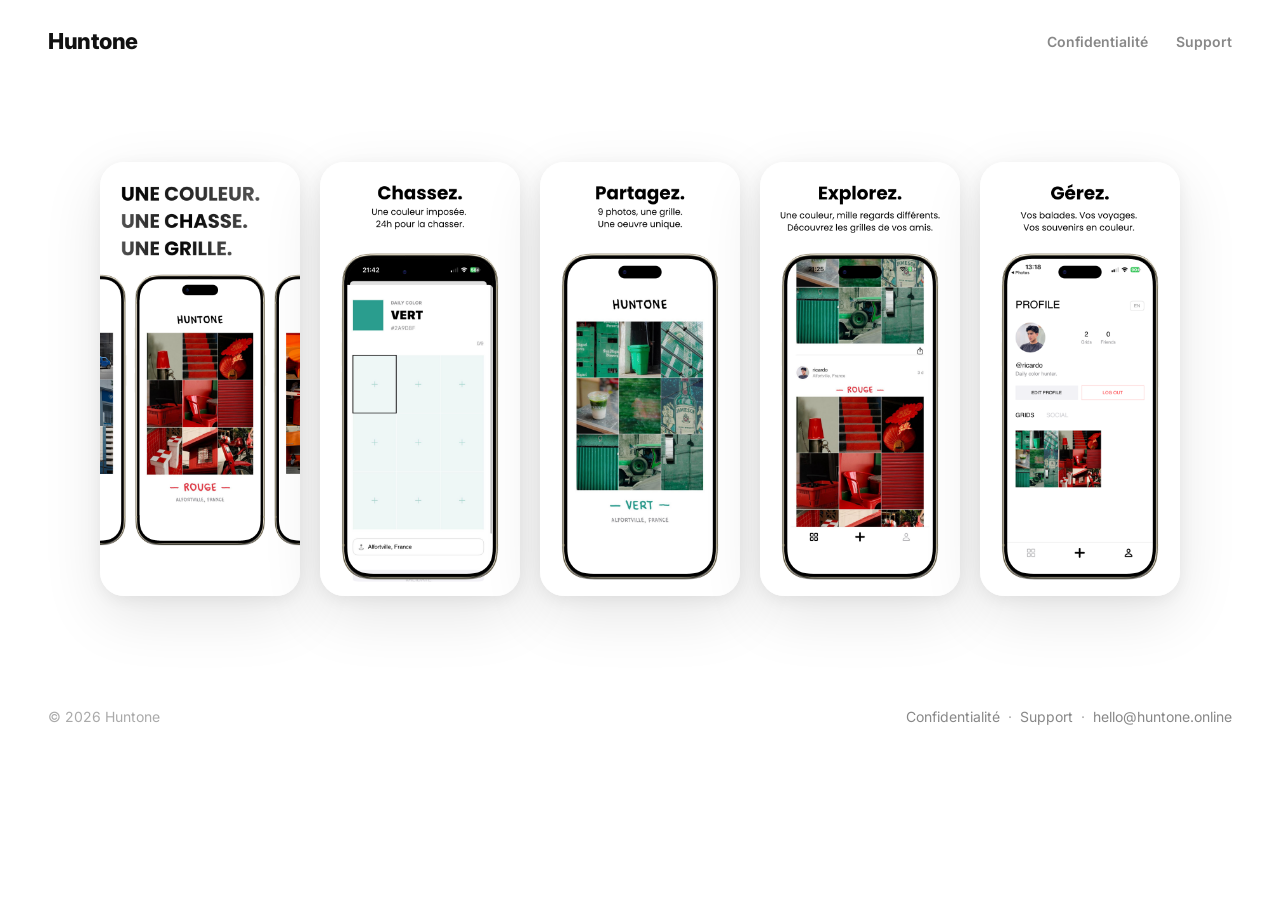
<file: index.html>
<!DOCTYPE html>
<html lang="fr">
<head>
    <meta charset="UTF-8">
    <meta name="viewport" content="width=device-width, initial-scale=1.0">
    <title>Huntone — Chasse photo quotidienne</title>
    <meta name="description" content="Huntone : une couleur unique chaque jour. Capture 9 photos, compose une grille 3×3 et partage ta vision du monde.">
    <meta property="og:title" content="Huntone — Daily Photo Hunt">
    <meta property="og:description" content="One color a day. 9 photos. 1 grid.">
    <meta property="og:image" content="icon-1024.png">
    <meta property="og:type" content="website">
    <link rel="icon" href="icon-1024.png">
    <link rel="stylesheet" href="style.css">
    <link rel="preconnect" href="https://fonts.googleapis.com">
    <link rel="preconnect" href="https://fonts.gstatic.com" crossorigin>
    <link href="https://fonts.googleapis.com/css2?family=Inter:wght@400;500;600;700;800;900&display=swap" rel="stylesheet">
</head>
<body>
    <header>
        <a href="/" class="logo">Huntone</a>
        <nav>
            <a href="/privacy.html" data-fr="Confidentialité" data-en="Privacy">Confidentialité</a>
            <a href="/support.html" data-fr="Support" data-en="Support">Support</a>
        </nav>
    </header>

    <main>
        <div class="screenshots-grid">
            <img src="1.png" alt="Hunt">
            <img src="2.png" alt="Compose">
            <img src="3.png" alt="Share">
            <img src="4.png" alt="Explore">
            <img src="5.png" alt="Profile">
        </div>
    </main>

    <footer>
        <span>&copy; 2026 Huntone</span>
        <span>
            <a href="/privacy.html" data-fr="Confidentialité" data-en="Privacy">Confidentialité</a>
            &nbsp;·&nbsp;
            <a href="/support.html" data-fr="Support" data-en="Support">Support</a>
            &nbsp;·&nbsp;
            <a href="mailto:hello@huntone.online">hello@huntone.online</a>
        </span>
    </footer>
</body>
</html>
</file>
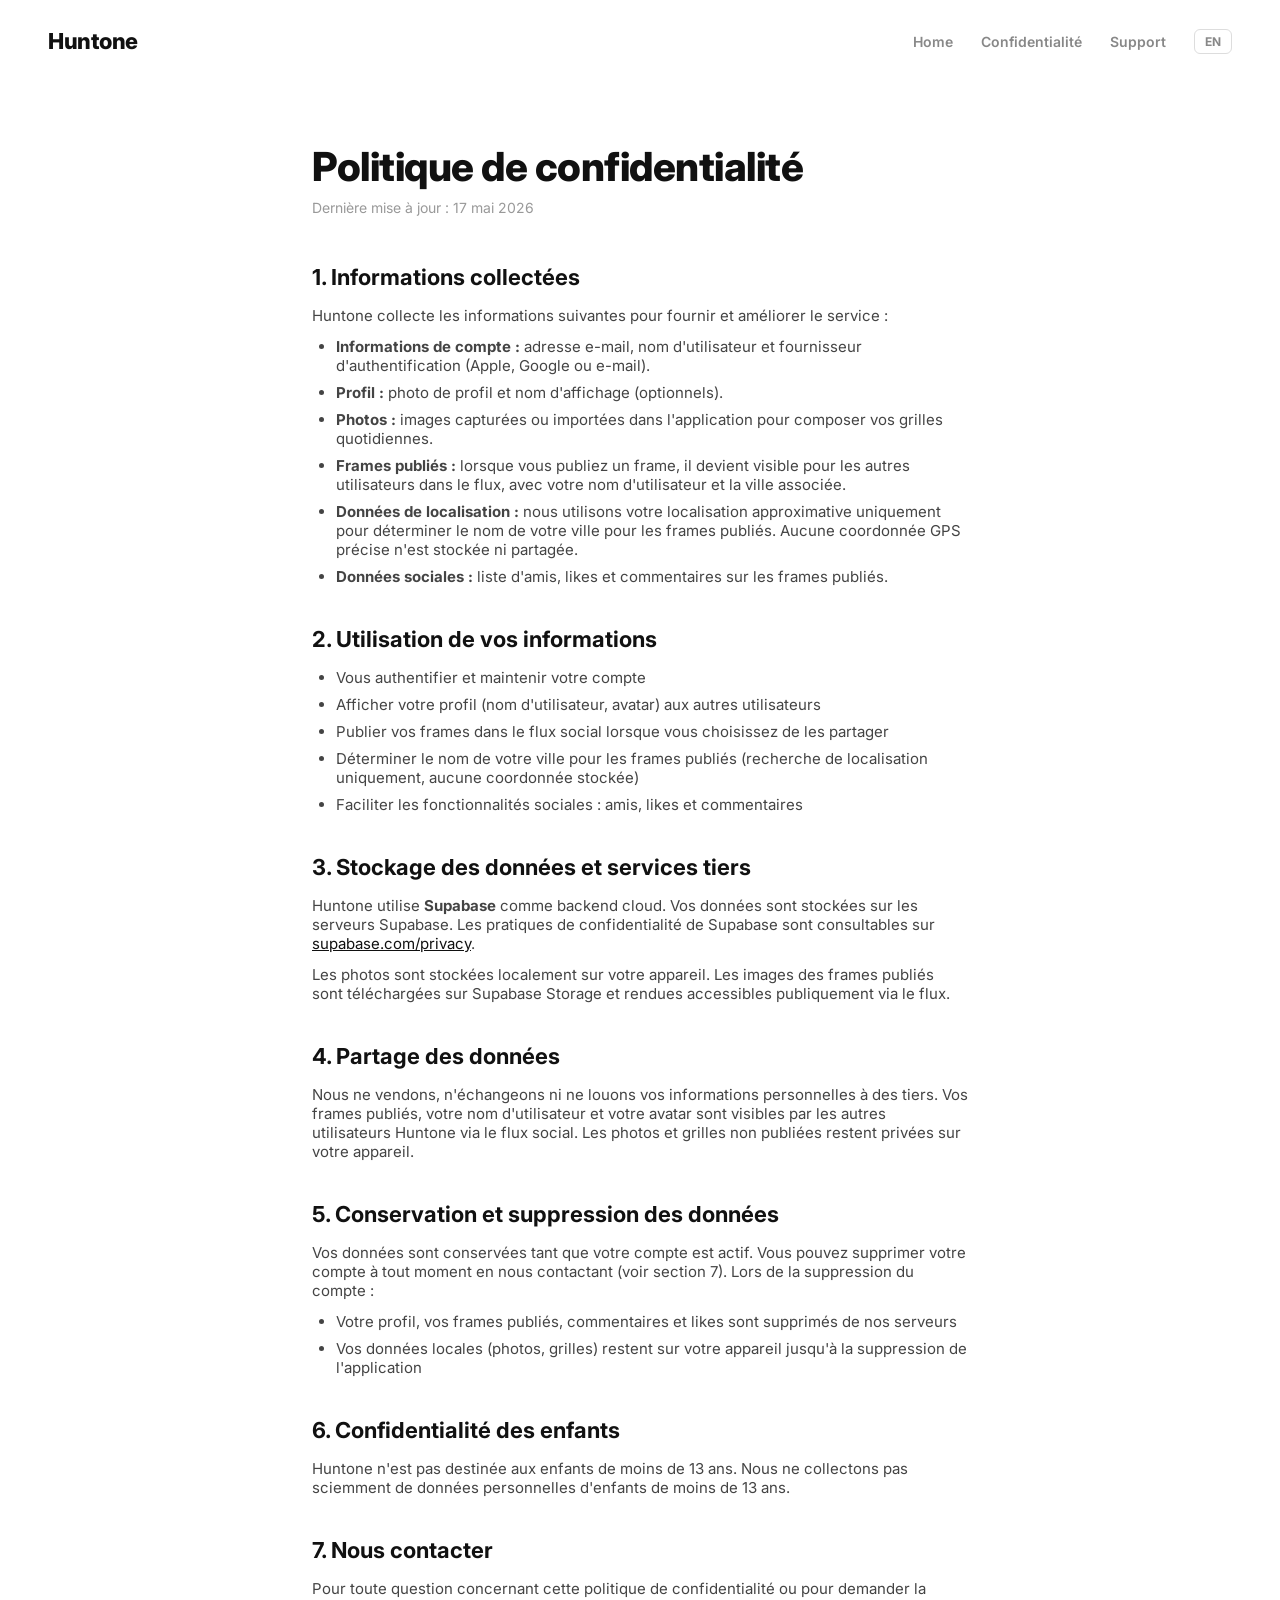
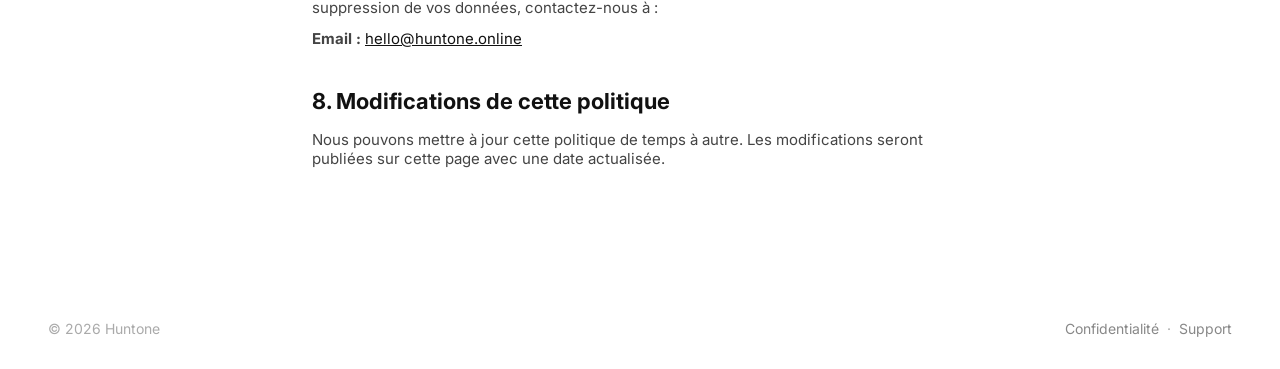
<file: privacy.html>
<!DOCTYPE html>
<html lang="fr">
<head>
    <meta charset="UTF-8">
    <meta name="viewport" content="width=device-width, initial-scale=1.0">
    <title>Politique de confidentialité — Huntone</title>
    <meta name="description" content="Politique de confidentialité Huntone. Découvrez comment nous traitons vos données.">
    <link rel="stylesheet" href="style.css">
    <link rel="icon" href="icon-1024.png">
    <link href="https://fonts.googleapis.com/css2?family=Inter:wght@400;500;600;700;800&display=swap" rel="stylesheet">
</head>
<body>
    <header>
        <a href="/" class="logo">Huntone</a>
        <nav>
            <a href="/">Home</a>
            <a href="/privacy.html" data-fr="Confidentialité" data-en="Privacy">Confidentialité</a>
            <a href="/support.html" data-fr="Support" data-en="Support">Support</a>
            <button id="langToggle" class="lang-toggle" aria-label="Toggle language">EN</button>
        </nav>
    </header>

    <main class="legal-page">
        <h1 lang="fr">Politique de confidentialité</h1>
        <h1 lang="en">Privacy Policy</h1>
        <p class="last-updated" lang="fr">Dernière mise à jour : 17 mai 2026</p>
        <p class="last-updated" lang="en">Last updated: May 17, 2026</p>

        <section>
            <h2 lang="fr">1. Informations collectées</h2>
            <h2 lang="en">1. Information We Collect</h2>
            <p lang="fr">Huntone collecte les informations suivantes pour fournir et améliorer le service :</p>
            <p lang="en">Huntone collects the following information to provide and improve the service:</p>
            <ul>
                <li lang="fr"><strong>Informations de compte :</strong> adresse e-mail, nom d'utilisateur et fournisseur d'authentification (Apple, Google ou e-mail).</li>
                <li lang="en"><strong>Account information:</strong> email address, username, and authentication provider (Apple, Google, or email).</li>
                <li lang="fr"><strong>Profil :</strong> photo de profil et nom d'affichage (optionnels).</li>
                <li lang="en"><strong>Profile information:</strong> avatar image and display name (optional).</li>
                <li lang="fr"><strong>Photos :</strong> images capturées ou importées dans l'application pour composer vos grilles quotidiennes.</li>
                <li lang="en"><strong>Photos:</strong> images you capture or upload within the app to compose your daily grid frames.</li>
                <li lang="fr"><strong>Frames publiés :</strong> lorsque vous publiez un frame, il devient visible pour les autres utilisateurs dans le flux, avec votre nom d'utilisateur et la ville associée.</li>
                <li lang="en"><strong>Published frames:</strong> when you choose to publish a frame, it becomes visible to other users in the social feed, along with your username and the city associated with the frame.</li>
                <li lang="fr"><strong>Données de localisation :</strong> nous utilisons votre localisation approximative uniquement pour déterminer le nom de votre ville pour les frames publiés. Aucune coordonnée GPS précise n'est stockée ni partagée.</li>
                <li lang="en"><strong>Location data:</strong> we use your approximate location solely to determine your city name for published frames. Precise GPS coordinates are never stored or shared.</li>
                <li lang="fr"><strong>Données sociales :</strong> liste d'amis, likes et commentaires sur les frames publiés.</li>
                <li lang="en"><strong>Social data:</strong> friends list, likes, and comments you make on published frames.</li>
            </ul>
        </section>

        <section>
            <h2 lang="fr">2. Utilisation de vos informations</h2>
            <h2 lang="en">2. How We Use Your Information</h2>
            <ul>
                <li lang="fr">Vous authentifier et maintenir votre compte</li>
                <li lang="en">To authenticate you and maintain your account</li>
                <li lang="fr">Afficher votre profil (nom d'utilisateur, avatar) aux autres utilisateurs</li>
                <li lang="en">To display your profile (username, avatar) to other users</li>
                <li lang="fr">Publier vos frames dans le flux social lorsque vous choisissez de les partager</li>
                <li lang="en">To publish your frames in the social feed when you choose to share them</li>
                <li lang="fr">Déterminer le nom de votre ville pour les frames publiés (recherche de localisation uniquement, aucune coordonnée stockée)</li>
                <li lang="en">To determine your city name for published frames (location lookup only, no coordinates stored)</li>
                <li lang="fr">Faciliter les fonctionnalités sociales : amis, likes et commentaires</li>
                <li lang="en">To facilitate social features: friends, likes, and comments</li>
            </ul>
        </section>

        <section>
            <h2 lang="fr">3. Stockage des données et services tiers</h2>
            <h2 lang="en">3. Data Storage & Third-Party Services</h2>
            <p lang="fr">Huntone utilise <strong>Supabase</strong> comme backend cloud. Vos données sont stockées sur les serveurs Supabase. Les pratiques de confidentialité de Supabase sont consultables sur <a href="https://supabase.com/privacy" target="_blank" rel="noopener">supabase.com/privacy</a>.</p>
            <p lang="en">Huntone uses <strong>Supabase</strong> as its cloud backend provider. Your data is stored on Supabase servers. Supabase's privacy practices can be reviewed at <a href="https://supabase.com/privacy" target="_blank" rel="noopener">supabase.com/privacy</a>.</p>
            <p lang="fr">Les photos sont stockées localement sur votre appareil. Les images des frames publiés sont téléchargées sur Supabase Storage et rendues accessibles publiquement via le flux.</p>
            <p lang="en">Photos are stored locally on your device. Published frame images are uploaded to Supabase Storage and made publicly accessible via the feed.</p>
        </section>

        <section>
            <h2 lang="fr">4. Partage des données</h2>
            <h2 lang="en">4. Data Sharing</h2>
            <p lang="fr">Nous ne vendons, n'échangeons ni ne louons vos informations personnelles à des tiers. Vos frames publiés, votre nom d'utilisateur et votre avatar sont visibles par les autres utilisateurs Huntone via le flux social. Les photos et grilles non publiées restent privées sur votre appareil.</p>
            <p lang="en">We do not sell, trade, or rent your personal information to third parties. Your published frames, username, and avatar are visible to other Huntone users through the social feed. Unpublished photos and grids remain private on your device.</p>
        </section>

        <section>
            <h2 lang="fr">5. Conservation et suppression des données</h2>
            <h2 lang="en">5. Data Retention & Deletion</h2>
            <p lang="fr">Vos données sont conservées tant que votre compte est actif. Vous pouvez supprimer votre compte à tout moment en nous contactant (voir section 7). Lors de la suppression du compte :</p>
            <p lang="en">Your data is retained as long as your account is active. You can delete your account at any time by contacting us (see Section 7). Upon account deletion:</p>
            <ul>
                <li lang="fr">Votre profil, vos frames publiés, commentaires et likes sont supprimés de nos serveurs</li>
                <li lang="en">Your profile, published frames, comments, and likes are removed from our servers</li>
                <li lang="fr">Vos données locales (photos, grilles) restent sur votre appareil jusqu'à la suppression de l'application</li>
                <li lang="en">Your local data (photos, grids) remains on your device until you delete the app</li>
            </ul>
        </section>

        <section>
            <h2 lang="fr">6. Confidentialité des enfants</h2>
            <h2 lang="en">6. Children's Privacy</h2>
            <p lang="fr">Huntone n'est pas destinée aux enfants de moins de 13 ans. Nous ne collectons pas sciemment de données personnelles d'enfants de moins de 13 ans.</p>
            <p lang="en">Huntone is not intended for children under 13 years of age. We do not knowingly collect personal information from children under 13.</p>
        </section>

        <section>
            <h2 lang="fr">7. Nous contacter</h2>
            <h2 lang="en">7. Contact Us</h2>
            <p lang="fr">Pour toute question concernant cette politique de confidentialité ou pour demander la suppression de vos données, contactez-nous à :</p>
            <p lang="en">If you have questions about this Privacy Policy or wish to delete your data, contact us at:</p>
            <p><strong>Email :</strong> <a href="mailto:hello@huntone.online">hello@huntone.online</a></p>
        </section>

        <section>
            <h2 lang="fr">8. Modifications de cette politique</h2>
            <h2 lang="en">8. Changes to This Policy</h2>
            <p lang="fr">Nous pouvons mettre à jour cette politique de temps à autre. Les modifications seront publiées sur cette page avec une date actualisée.</p>
            <p lang="en">We may update this policy from time to time. Changes will be posted on this page with an updated date.</p>
        </section>
    </main>

    <footer>
        <span>&copy; 2026 Huntone</span>
        <span>
            <a href="/privacy.html" data-fr="Confidentialité" data-en="Privacy">Confidentialité</a>
            &nbsp;·&nbsp;
            <a href="/support.html" data-fr="Support" data-en="Support">Support</a>
        </span>
    </footer>

    <script>
        const toggle = document.getElementById('langToggle');
        const html = document.documentElement;
        let lang = localStorage.getItem('huntone-lang') || 'fr';
        html.lang = lang;
        toggle.textContent = lang === 'fr' ? 'EN' : 'FR';
        updateLang(lang);

        toggle.addEventListener('click', () => {
            lang = lang === 'fr' ? 'en' : 'fr';
            html.lang = lang;
            toggle.textContent = lang === 'fr' ? 'EN' : 'FR';
            localStorage.setItem('huntone-lang', lang);
            updateLang(lang);
        });

        function updateLang(lang) {
            document.querySelectorAll('[lang]').forEach(el => {
                el.style.display = el.lang === lang ? '' : 'none';
            });
            document.querySelectorAll('[data-fr]').forEach(el => {
                el.textContent = lang === 'fr' ? el.dataset.fr : el.dataset.en;
            });
            document.title = lang === 'fr'
                ? 'Politique de confidentialité — Huntone'
                : 'Privacy Policy — Huntone';
        }
    </script>
</body>
</html>
</file>
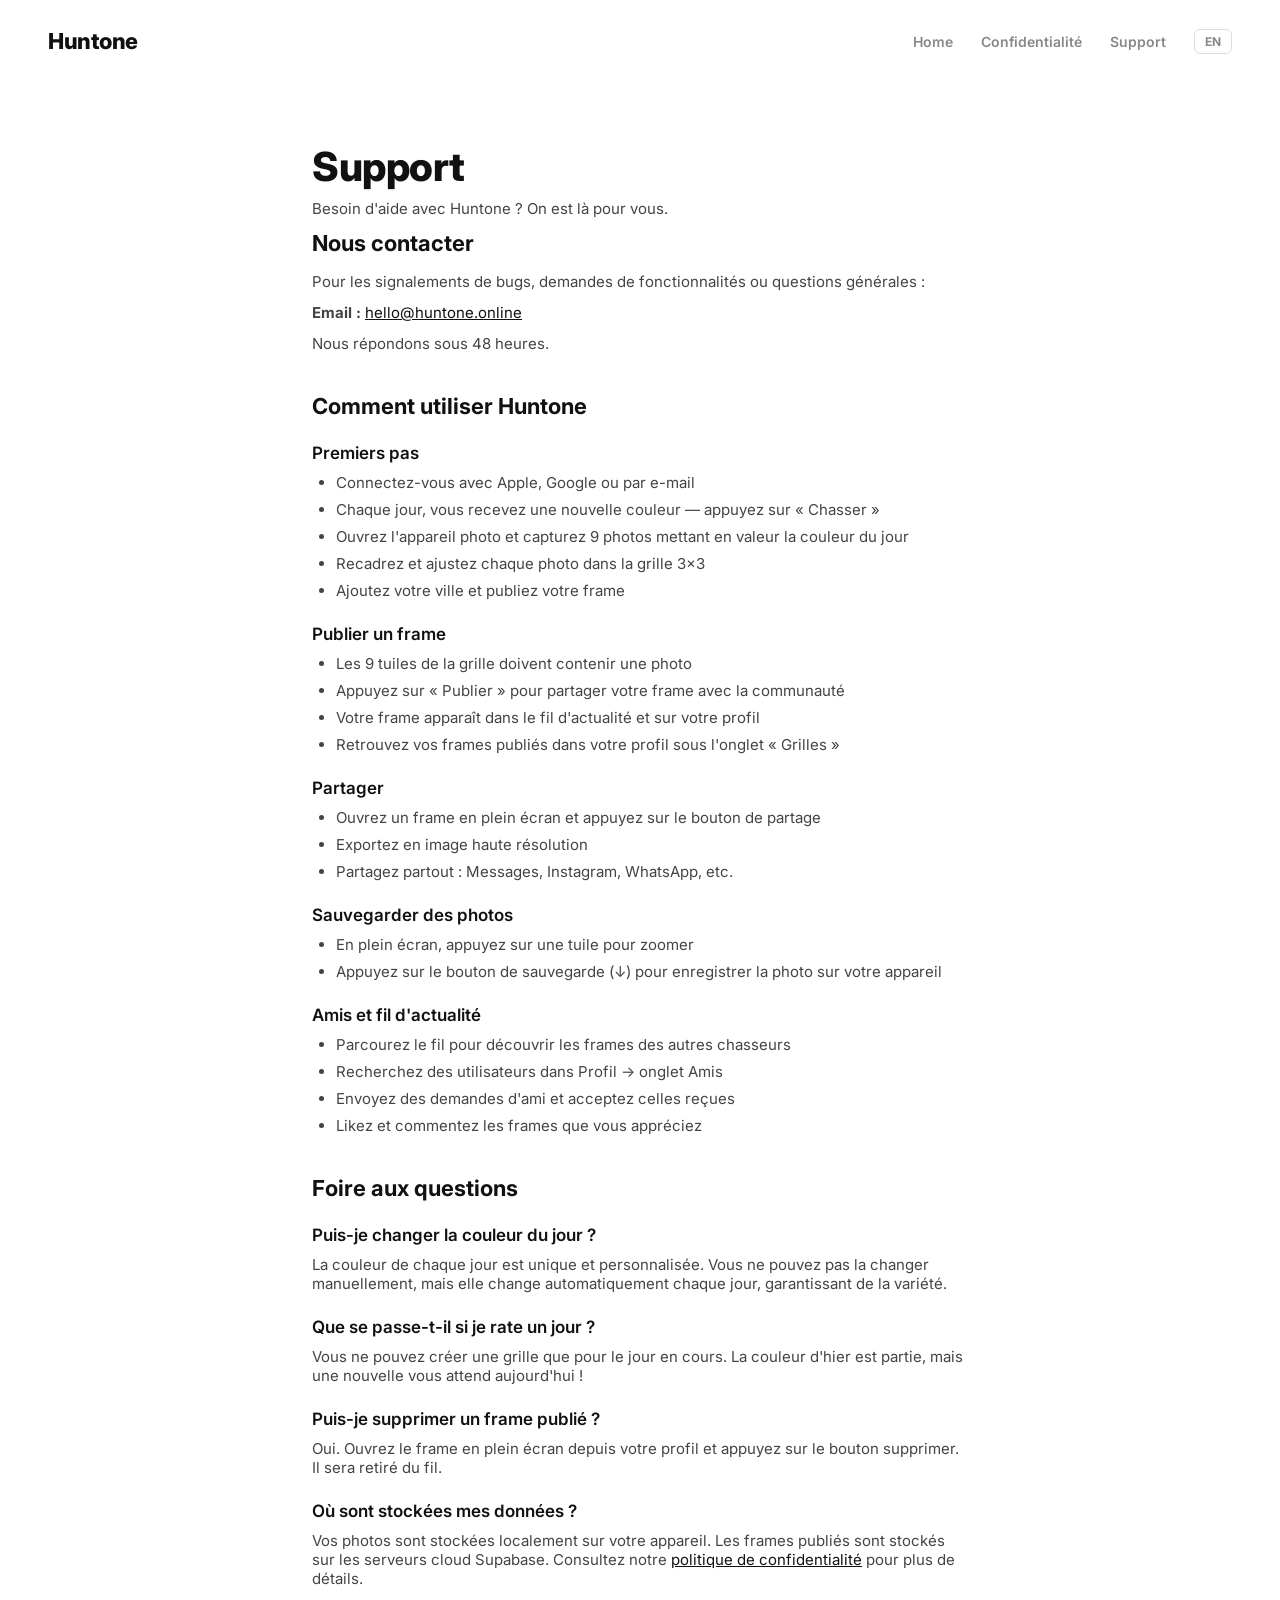
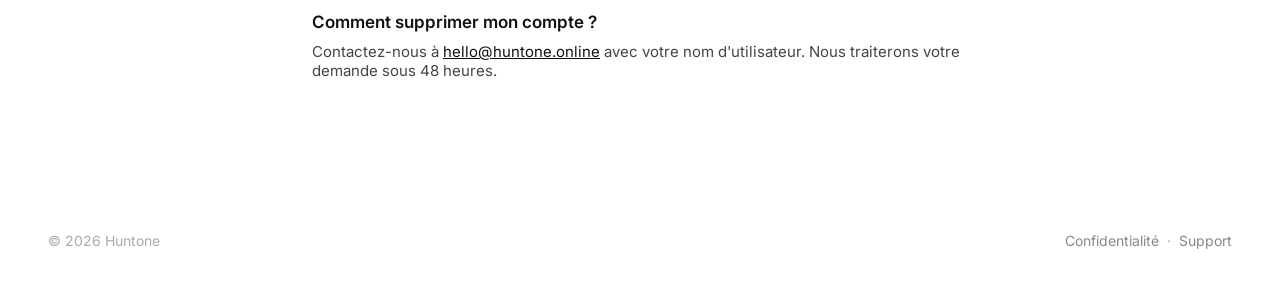
<file: support.html>
<!DOCTYPE html>
<html lang="fr">
<head>
    <meta charset="UTF-8">
    <meta name="viewport" content="width=device-width, initial-scale=1.0">
    <title>Support — Huntone</title>
    <meta name="description" content="Besoin d'aide avec Huntone ? Contactez-nous, signalez un bug ou demandez une fonctionnalité.">
    <link rel="stylesheet" href="style.css">
    <link rel="icon" href="icon-1024.png">
    <link href="https://fonts.googleapis.com/css2?family=Inter:wght@400;500;600;700;800&display=swap" rel="stylesheet">
</head>
<body>
    <header>
        <a href="/" class="logo">Huntone</a>
        <nav>
            <a href="/">Home</a>
            <a href="/privacy.html" data-fr="Confidentialité" data-en="Privacy">Confidentialité</a>
            <a href="/support.html" data-fr="Support" data-en="Support">Support</a>
            <button id="langToggle" class="lang-toggle" aria-label="Toggle language">EN</button>
        </nav>
    </header>

    <main class="legal-page">
        <h1 lang="fr">Support</h1>
        <h1 lang="en">Support</h1>
        <p lang="fr">Besoin d'aide avec Huntone ? On est là pour vous.</p>
        <p lang="en">Need help with Huntone? We're here for you.</p>

        <section>
            <h2 lang="fr">Nous contacter</h2>
            <h2 lang="en">Contact Us</h2>
            <p lang="fr">Pour les signalements de bugs, demandes de fonctionnalités ou questions générales :</p>
            <p lang="en">For bug reports, feature requests, or general questions:</p>
            <p><strong>Email :</strong> <a href="mailto:hello@huntone.online">hello@huntone.online</a></p>
            <p lang="fr">Nous répondons sous 48 heures.</p>
            <p lang="en">We aim to respond within 48 hours.</p>
        </section>

        <section>
            <h2 lang="fr">Comment utiliser Huntone</h2>
            <h2 lang="en">How to Use Huntone</h2>

            <h3 lang="fr">Premiers pas</h3>
            <h3 lang="en">Getting Started</h3>
            <ul>
                <li lang="fr">Connectez-vous avec Apple, Google ou par e-mail</li>
                <li lang="en">Sign in with Apple, Google, or email</li>
                <li lang="fr">Chaque jour, vous recevez une nouvelle couleur — appuyez sur « Chasser »</li>
                <li lang="en">Each day you get a new color — tap "Start Hunting"</li>
                <li lang="fr">Ouvrez l'appareil photo et capturez 9 photos mettant en valeur la couleur du jour</li>
                <li lang="en">Open the camera and capture 9 photos featuring today's color</li>
                <li lang="fr">Recadrez et ajustez chaque photo dans la grille 3×3</li>
                <li lang="en">Crop and adjust each photo into the 3×3 grid</li>
                <li lang="fr">Ajoutez votre ville et publiez votre frame</li>
                <li lang="en">Add your city and publish your frame</li>
            </ul>

            <h3 lang="fr">Publier un frame</h3>
            <h3 lang="en">Publishing a Frame</h3>
            <ul>
                <li lang="fr">Les 9 tuiles de la grille doivent contenir une photo</li>
                <li lang="en">All 9 grid tiles must contain a photo</li>
                <li lang="fr">Appuyez sur « Publier » pour partager votre frame avec la communauté</li>
                <li lang="en">Tap "Publish" to share your frame with the community</li>
                <li lang="fr">Votre frame apparaît dans le fil d'actualité et sur votre profil</li>
                <li lang="en">Your frame appears in the feed and on your profile</li>
                <li lang="fr">Retrouvez vos frames publiés dans votre profil sous l'onglet « Grilles »</li>
                <li lang="en">Find your published frames in your profile under "Grids"</li>
            </ul>

            <h3 lang="fr">Partager</h3>
            <h3 lang="en">Sharing</h3>
            <ul>
                <li lang="fr">Ouvrez un frame en plein écran et appuyez sur le bouton de partage</li>
                <li lang="en">Open a frame full-screen and tap the share button</li>
                <li lang="fr">Exportez en image haute résolution</li>
                <li lang="en">Export as a high-resolution image</li>
                <li lang="fr">Partagez partout : Messages, Instagram, WhatsApp, etc.</li>
                <li lang="en">Share anywhere: Messages, Instagram, WhatsApp, etc.</li>
            </ul>

            <h3 lang="fr">Sauvegarder des photos</h3>
            <h3 lang="en">Saving Photos</h3>
            <ul>
                <li lang="fr">En plein écran, appuyez sur une tuile pour zoomer</li>
                <li lang="en">In full-screen view, tap any grid tile to zoom in</li>
                <li lang="fr">Appuyez sur le bouton de sauvegarde (↓) pour enregistrer la photo sur votre appareil</li>
                <li lang="en">Tap the save button (↓) to save that photo to your device</li>
            </ul>

            <h3 lang="fr">Amis et fil d'actualité</h3>
            <h3 lang="en">Friends & Feed</h3>
            <ul>
                <li lang="fr">Parcourez le fil pour découvrir les frames des autres chasseurs</li>
                <li lang="en">Browse the feed to see frames from other hunters</li>
                <li lang="fr">Recherchez des utilisateurs dans Profil → onglet Amis</li>
                <li lang="en">Search for users in your Profile → Friends tab</li>
                <li lang="fr">Envoyez des demandes d'ami et acceptez celles reçues</li>
                <li lang="en">Send friend requests and accept incoming ones</li>
                <li lang="fr">Likez et commentez les frames que vous appréciez</li>
                <li lang="en">Like and comment on frames you enjoy</li>
            </ul>
        </section>

        <section>
            <h2 lang="fr">Foire aux questions</h2>
            <h2 lang="en">Frequently Asked Questions</h2>

            <h3 lang="fr">Puis-je changer la couleur du jour ?</h3>
            <h3 lang="en">Can I change today's color?</h3>
            <p lang="fr">La couleur de chaque jour est unique et personnalisée. Vous ne pouvez pas la changer manuellement, mais elle change automatiquement chaque jour, garantissant de la variété.</p>
            <p lang="en">Each day's color is unique and personalized. While you cannot manually change it, the color changes automatically every day, ensuring variety.</p>

            <h3 lang="fr">Que se passe-t-il si je rate un jour ?</h3>
            <h3 lang="en">What happens if I miss a day?</h3>
            <p lang="fr">Vous ne pouvez créer une grille que pour le jour en cours. La couleur d'hier est partie, mais une nouvelle vous attend aujourd'hui !</p>
            <p lang="en">You can only create a grid for the current day. Yesterday's color is gone, but a new one awaits you today!</p>

            <h3 lang="fr">Puis-je supprimer un frame publié ?</h3>
            <h3 lang="en">Can I delete a published frame?</h3>
            <p lang="fr">Oui. Ouvrez le frame en plein écran depuis votre profil et appuyez sur le bouton supprimer. Il sera retiré du fil.</p>
            <p lang="en">Yes. Open the frame full-screen from your profile and tap the delete button. It will be removed from the feed.</p>

            <h3 lang="fr">Où sont stockées mes données ?</h3>
            <h3 lang="en">Where is my data stored?</h3>
            <p lang="fr">Vos photos sont stockées localement sur votre appareil. Les frames publiés sont stockés sur les serveurs cloud Supabase. Consultez notre <a href="/privacy.html">politique de confidentialité</a> pour plus de détails.</p>
            <p lang="en">Your photos are stored locally on your device. Published frames are stored on Supabase cloud servers. See our <a href="/privacy.html">Privacy Policy</a> for details.</p>

            <h3 lang="fr">Comment supprimer mon compte ?</h3>
            <h3 lang="en">How do I delete my account?</h3>
            <p lang="fr">Contactez-nous à <a href="mailto:hello@huntone.online">hello@huntone.online</a> avec votre nom d'utilisateur. Nous traiterons votre demande sous 48 heures.</p>
            <p lang="en">Contact us at <a href="mailto:hello@huntone.online">hello@huntone.online</a> with your username. We'll process your request within 48 hours.</p>
        </section>
    </main>

    <footer>
        <span>&copy; 2026 Huntone</span>
        <span>
            <a href="/privacy.html" data-fr="Confidentialité" data-en="Privacy">Confidentialité</a>
            &nbsp;·&nbsp;
            <a href="/support.html" data-fr="Support" data-en="Support">Support</a>
        </span>
    </footer>

    <script>
        const toggle = document.getElementById('langToggle');
        const html = document.documentElement;
        let lang = localStorage.getItem('huntone-lang') || 'fr';
        html.lang = lang;
        toggle.textContent = lang === 'fr' ? 'EN' : 'FR';
        updateLang(lang);

        toggle.addEventListener('click', () => {
            lang = lang === 'fr' ? 'en' : 'fr';
            html.lang = lang;
            toggle.textContent = lang === 'fr' ? 'EN' : 'FR';
            localStorage.setItem('huntone-lang', lang);
            updateLang(lang);
        });

        function updateLang(lang) {
            document.querySelectorAll('[lang]').forEach(el => {
                el.style.display = el.lang === lang ? '' : 'none';
            });
            document.querySelectorAll('[data-fr]').forEach(el => {
                el.textContent = lang === 'fr' ? el.dataset.fr : el.dataset.en;
            });
            document.title = lang === 'fr'
                ? 'Support — Huntone'
                : 'Support — Huntone';
        }
    </script>
</body>
</html>
</file>
<file: style.css>
* { margin: 0; padding: 0; box-sizing: border-box; }

body {
    font-family: 'Inter', -apple-system, BlinkMacSystemFont, sans-serif;
    color: #111;
    background: #fff;
    -webkit-font-smoothing: antialiased;
}

/* ── Header ────────────────────────── */

header {
    display: flex;
    justify-content: space-between;
    align-items: center;
    padding: 28px 48px;
    max-width: 1300px;
    margin: 0 auto;
}

.logo {
    font-size: 22px;
    font-weight: 800;
    color: #111;
    text-decoration: none;
    letter-spacing: -0.5px;
}

nav { display: flex; gap: 28px; align-items: center; }

nav a {
    color: #888;
    text-decoration: none;
    font-size: 14px;
    font-weight: 600;
    transition: color .15s;
}
nav a:hover { color: #111; }

.lang-toggle {
    background: none;
    border: 1.5px solid #ddd;
    border-radius: 6px;
    padding: 4px 10px;
    font-size: 12px;
    font-weight: 700;
    color: #888;
    cursor: pointer;
    font-family: inherit;
    transition: all .15s;
}
.lang-toggle:hover {
    border-color: #111;
    color: #111;
}

html[lang="fr"] [lang="en"] { display: none; }
html[lang="en"] [lang="fr"] { display: none; }

/* ── Screenshots Grid ──────────────── */

.screenshots-grid {
    display: flex;
    justify-content: center;
    gap: 20px;
    padding: 80px 32px;
    flex-wrap: wrap;
}

.screenshots-grid img {
    width: 200px;
    border-radius: 24px;
    box-shadow: 0 20px 60px rgba(0,0,0,.10), 0 4px 16px rgba(0,0,0,.06);
    transition: transform .3s;
}

.screenshots-grid img:hover {
    transform: scale(1.03);
}

@media (max-width: 700px) {
    .screenshots-grid {
        gap: 12px;
        padding: 40px 16px;
    }
    .screenshots-grid img {
        width: 140px;
        border-radius: 16px;
    }
}

/* ── Hero ───────────────────────────── */

.hero {
    text-align: center;
    padding: 80px 32px 120px;
    max-width: 720px;
    margin: 0 auto;
}

.hero h1 {
    font-size: clamp(40px, 8vw, 76px);
    font-weight: 900;
    line-height: 1.04;
    letter-spacing: -2.5px;
    margin-bottom: 24px;
}

.gradient-text {
    background: linear-gradient(135deg, #E63946, #F4A261, #E9C46A, #2A9D8F, #264653, #9B5DE5, #F15BB5);
    background-size: 300% 300%;
    -webkit-background-clip: text;
    -webkit-text-fill-color: transparent;
    background-clip: text;
    animation: shift 8s ease infinite;
}
@keyframes shift {
    0%, 100% { background-position: 0% 50%; }
    50% { background-position: 100% 50%; }
}

.hero p {
    font-size: 20px;
    color: #666;
    margin-bottom: 40px;
}

/* ── Buttons ────────────────────────── */

.pill {
    display: inline-block;
    background: #111;
    color: #fff;
    padding: 18px 36px;
    border-radius: 999px;
    text-decoration: none;
    font-weight: 700;
    font-size: 17px;
    letter-spacing: -0.3px;
    transition: background .2s, transform .2s;
}
.pill:hover {
    background: #333;
    transform: scale(1.03);
}

/* ── Screenshot Blocks ──────────────── */

.shot-block {
    display: flex;
    flex-direction: column;
    align-items: center;
    padding: 80px 32px;
    gap: 40px;
}
.shot-block.alt {
    background: #fafafa;
}

.shot-wrap {
    position: relative;
    width: min(85vw, 420px);
}

.shot-wrap img {
    display: block;
    width: 100%;
    border-radius: 40px;
    box-shadow: 0 40px 80px rgba(0,0,0,.10), 0 8px 24px rgba(0,0,0,.06);
    transition: transform .3s;
}
.shot-wrap:hover img {
    transform: scale(1.02);
}

.shot-label {
    text-align: center;
    max-width: 480px;
}

.shot-label em {
    display: block;
    font-style: normal;
    font-size: 12px;
    font-weight: 800;
    letter-spacing: 3px;
    color: #bbb;
    margin-bottom: 8px;
}

.shot-label h2 {
    font-size: clamp(36px, 6vw, 56px);
    font-weight: 900;
    letter-spacing: -2px;
    margin-bottom: 12px;
}

.shot-label p {
    font-size: 17px;
    color: #555;
    line-height: 1.7;
}

/* ── CTA ────────────────────────────── */

.cta {
    text-align: center;
    padding: 100px 32px 120px;
    background: #fafafa;
}
.cta h2 {
    font-size: clamp(32px, 6vw, 48px);
    font-weight: 900;
    letter-spacing: -1.5px;
    margin-bottom: 36px;
}

/* ── Footer ─────────────────────────── */

footer {
    display: flex;
    justify-content: space-between;
    align-items: center;
    padding: 32px 48px;
    max-width: 1300px;
    margin: 0 auto;
    font-size: 14px;
    color: #aaa;
}
footer a { color: #888; text-decoration: none; }
footer a:hover { color: #111; }

/* ── Legal pages ────────────────────── */

.legal-page {
    max-width: 720px;
    margin: 0 auto;
    padding: 60px 32px 80px;
}
.legal-page h1 {
    font-size: 40px;
    font-weight: 800;
    letter-spacing: -0.5px;
    margin-bottom: 8px;
}
.legal-page .last-updated { color: #999; margin-bottom: 48px; font-size: 14px; }
.legal-page section { margin-bottom: 40px; }
.legal-page h2 { font-size: 22px; font-weight: 700; margin-bottom: 16px; }
.legal-page h3 { font-size: 17px; font-weight: 600; margin-top: 24px; margin-bottom: 10px; }
.legal-page p  { font-size: 15px; color: #444; margin-bottom: 12px; }
.legal-page ul { padding-left: 24px; margin-bottom: 12px; }
.legal-page li { font-size: 15px; color: #444; margin-bottom: 8px; }
.legal-page a  { color: #111; text-decoration: underline; }

/* ── Responsive ─────────────────────── */

@media (max-width: 600px) {
    header { padding: 20px 20px; }
    .hero { padding: 60px 20px 80px; }
    .hero p { font-size: 17px; }

    .shot-block { padding: 56px 20px; gap: 28px; }
    .shot-wrap { width: min(90vw, 340px); }
    .shot-wrap img { border-radius: 32px; }

    .shot-label p { font-size: 15px; }

    .cta { padding: 72px 20px; }

    footer {
        flex-direction: column;
        gap: 12px;
        text-align: center;
        padding: 24px 20px;
    }

    .legal-page { padding: 40px 20px 60px; }
    .legal-page h1 { font-size: 32px; }
}
</file>
